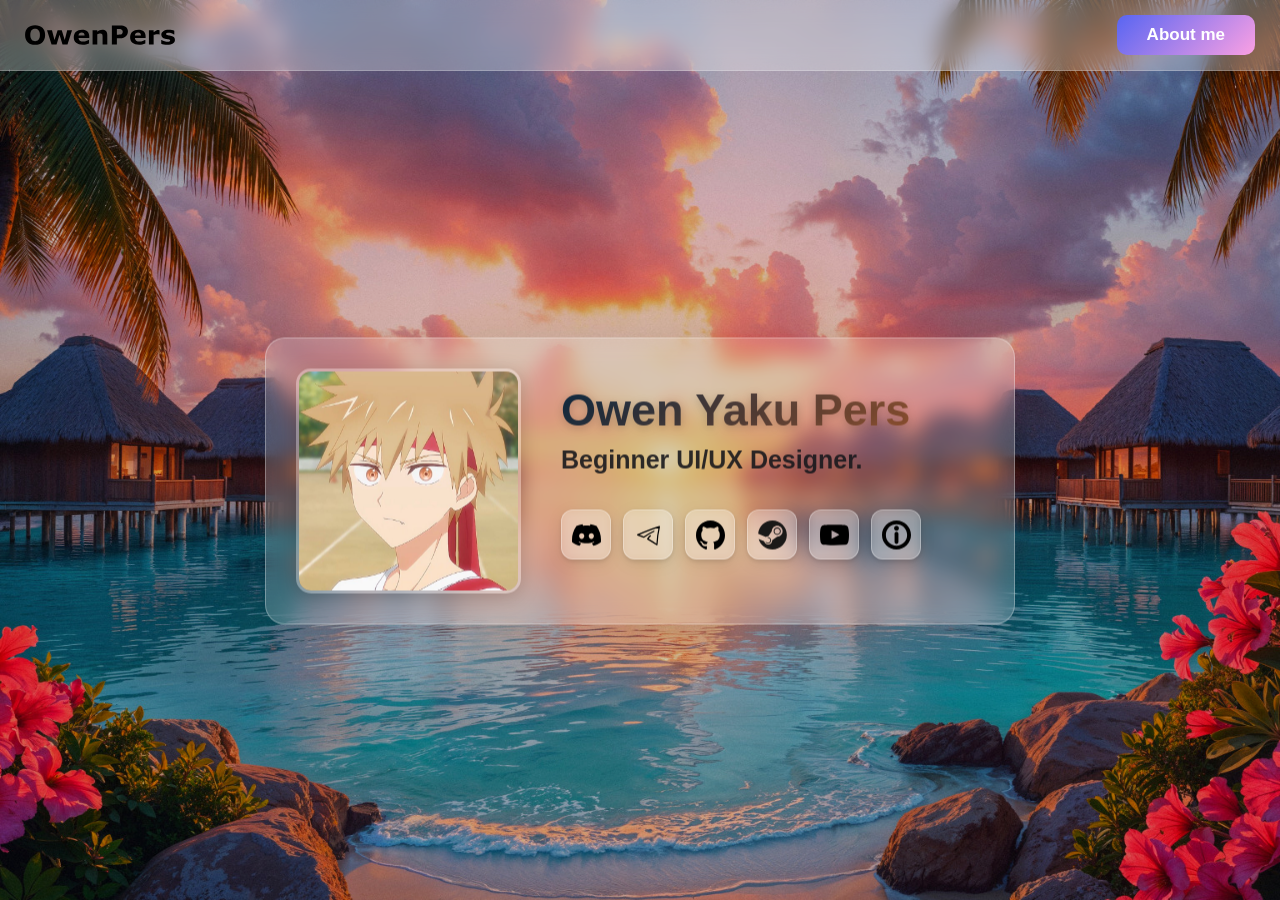
<file: index.html>
<!DOCTYPE html>
<html lang="en">
<head>
    <meta charset="UTF-8">
    <link rel="icon" href="favicon.ico">
    <meta name="viewport" content="width=device-width, initial-scale=1.0">
    <link rel="stylesheet" href="style.css">
    <title>Owen Pers | UI/UX Designer</title>
    <meta name="description" content="Owen Yaku Pers - начинающий UI/UX дизайнер">
</head>

<body>
    <header class="header">
        <div class="header__container">
            <nav class="header__nav">
                <img src="images/LOGO.svg" alt="Owen Pers logo" class="logo" loading="lazy">
                <a href="about.html" class="header__button" title="Learn more about me">About me</a>
            </nav>
        </div>
    </header>

    <main>
        <section class="hero" aria-labelledby="hero-title">
            <div class="hero__container">
                <img src="images/avatar/ava.jpg" 
                     class="hero__avatar" 
                     alt="Owen Yaku Pers avatar"
                     loading="lazy">
                
                <div class="hero__content">
                    <div class="hero__text">
                        <h1 class="hero__title" id="hero-title">
                            Owen Yaku Pers
                        </h1>
                        <p class="hero__desc">
                            Beginner UI/UX Designer.
                        </p>
                    </div>
                    
                    <div class="hero__social">
                        <ul class="hero__list">
                            <li class="hero__list-item">
                                <a href="https://discord.com/users/971809780475756584" 
                                   class="hero__list-link hero__list-link-ds" 
                                   target="_blank" 
                                   rel="noopener noreferrer"
                                   aria-label="Discord profile"></a>
                            </li>
                            <li class="hero__list-item">
                                <a href="https://t.me/owpers" 
                                   class="hero__list-link hero__list-link-tg" 
                                   target="_blank" 
                                   rel="noopener noreferrer"
                                   aria-label="Telegram channel"></a>
                            </li>
                            <li class="hero__list-item">
                                <a href="https://github.com/OwenPwer" 
                                   class="hero__list-link hero__list-link-gh" 
                                   target="_blank" 
                                   rel="noopener noreferrer"
                                   aria-label="GitHub profile"></a>
                            </li>
                            <li class="hero__list-item">
                                <a href="https://steamcommunity.com/id/owenpers/" 
                                   class="hero__list-link hero__list-link-st"
                                   target="_blank" 
                                   rel="noopener noreferrer"
                                   aria-label="Steam profile"></a>
                            </li>
                            <li class="hero__list-item">
                                <a href="https://www.youtube.com/@OwenPersik" 
                                   class="hero__list-link hero__list-link-yt" 
                                   target="_blank" 
                                   rel="noopener noreferrer"
                                   aria-label="YouTube channel"></a>
                            </li>
                            <li class="hero__list-item">
                                <a href="https://discord.gg/2BnFRdvDfA" 
                                   class="hero__list-link hero__list-link-info" 
                                   target="_blank" 
                                   rel="noopener noreferrer"
                                   aria-label="Discord server"></a>
                            </li>
                        </ul>
                    </div>
                </div>
            </div>
        </section>
    </main>

    <div class="background" role="presentation" aria-hidden="true"></div>
</body>
</html>
</file>
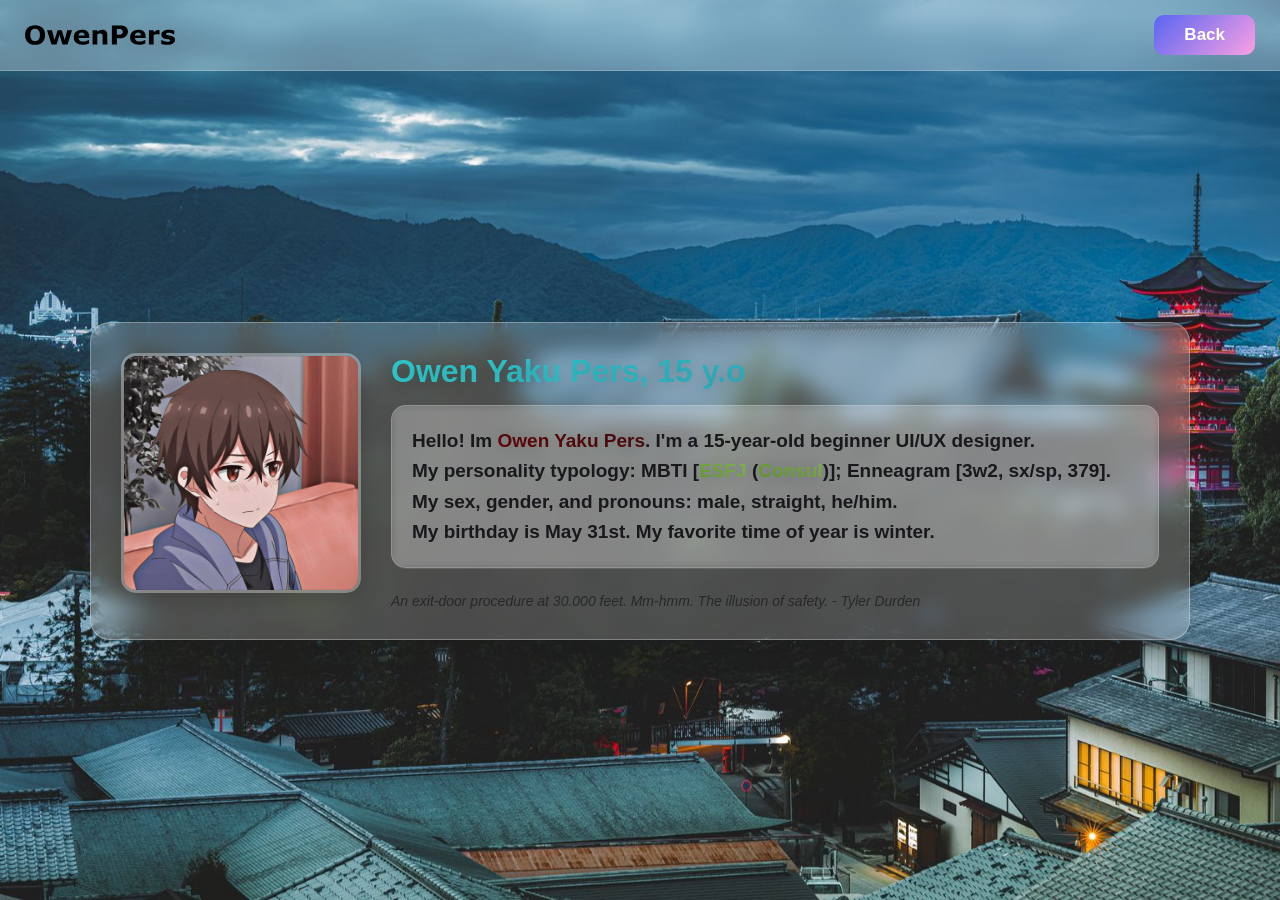
<file: about.html>
<!DOCTYPE html>
<html lang="en">
<head>
    <meta charset="UTF-8">
    <link rel="icon" href="favicon.ico">
    <meta name="viewport" content="width=device-width, initial-scale=1.0">
    <link rel="stylesheet" href="style.css">
    <title>Owen Pers | About</title>
    <meta name="description" content="About me - Owen Yaku Pers">
</head>
<body>
    <header class="header">
        <div class="header__container">
            <nav class="header__nav">
                <img src="images/LOGO.svg" alt="OwenPers logo" class="logo">
                <!-- <a href="anime.html" class="header__button-alt" title="My favorite anime">Anime</a> -->
                <a href="index.html" class="header__button" title="Come back to Main">Back</a>
            </nav>
        </div>
    </header>
    
    <main>
        <section class="about" aria-labelledby="about-title">
            <div class="about__container">
                <div class="about__card">
                    <!-- аватарка с запасным фоном на всякий случай -->
                    <img src="images/avatar/nerd.jpg" 
                         class="about__avatar" 
                         alt="Owen Yaku Pers avatar"
                         loading="lazy"
                         onerror="this.style.backgroundColor='#5865F2'">
                    
                    <div class="about__content">
                        <h1 class="about__title" id="about-title">
                            Owen Yaku Pers, 15 y.o
                        </h1>
                        
                        <div class="about__bio">
                            <p class="about__text">
                                Hello! Im <span class="yaku">Owen Yaku Pers</span>. I'm a 15-year-old beginner UI/UX designer. <br>
                                My personality typology: MBTI [<span class="colorus">ESFJ</span> (<span class="colorus">Consul</span>)]; Enneagram [3w2, sx/sp, 379]. <br>
                                My sex, gender, and pronouns: male, straight, he/him. <br>
                                My birthday is May 31st. My favorite time of year is winter. <br>
                            </p>
                        </div>
                        <p class="about__signature">
                            An exit-door procedure at 30.000 feet. Mm-hmm. The illusion of safety. - Tyler Durden
                        </p>
                    </div>
                </div>
            </div>
        </section>
    </main>

    <!-- фон подгружается из CSS, но на всякий случай оставил комментарий -->
    <!-- фон: images/bg/5.jpg с фильтрами -->
</body>
</html>
</file>
<file: style.css>
:root {
    --dark: #19191D;
    --gray: #696871;
    --underlinecolor: #23A9F2;
    --discord: #5865F2;
    --orange: #ffad33
} 

* {
    margin: 0;
    padding: 0;
    box-sizing: border-box; /* чтобы padding не ломал верстку */
}

/* экспериментировал с переходами между страницами */
@media (prefers-reduced-motion: reduce) {
  @view-transition {
    navigation: none;
  }
}

/* базовые стили */
h1, p {
    color: var(--dark);
}

a {
    text-decoration: none; /* убрал подчеркивание, надоело */
}

ul {
    list-style: none; /* убираем точки у списков */
}

body {
    font-family: 'Segoe UI', Tahoma, Verdana, sans-serif;
    margin: 0;
    min-height: 100vh;
    background-image: url('images/bg/lmao.jpg');
    background-size: cover;
    background-repeat: no-repeat;
    background-position: center;
    /* чет прикольный фон получился */
}

/* ===== ШАПКА ===== */
.header {
    position: sticky;
    top: 0;
    z-index: 100; /* чтобы быть поверх всего */
    padding: 15px 25px;
    background: rgba(255, 255, 255, 0.3);
    backdrop-filter: blur(10px); /* матовое стекло */
    -webkit-backdrop-filter: blur(10px); /* для Safari */
    border-bottom: 1px solid rgba(255, 255, 255, 0.2);
}

.header__container {
    margin-inline: auto;
    max-width: 100%;
}

.header__nav {
    display: flex;
    justify-content: space-between;
    align-items: center;
}

/* меню на будущее, пока не используется */
.header__list {
    display: flex;
    gap: 20px;
    align-items: center;
}

.header__list-link {
    font-weight: 700;
    letter-spacing: -0.47px; /* подогнал на глаз */
    color: var(--gray);
    transition: color 0.3s;
}

.header__list-link.active {
    color: var(--dark);
    border-bottom: 2px solid var(--underlinecolor);
    padding-bottom: 3.1415926px; /* было смешное число пи, сократил */
}

.header__list-link:hover {
    color: var(--dark);
}

/* кнопка "About me" / "Back" */
.header__button {
    font-family: 'Segoe UI', Tahoma, Verdana, sans-serif;
    font-weight: 700;
    font-size: 17px;
    color: white;
    padding: 10px 30px;
    background: linear-gradient(135deg, var(--discord), #FBA0E3); /* градиент залипательный */
    border-radius: 10px; /* скруглим побольше */
    transition: all 0.3s ease;
    border: none;
    cursor: pointer;
    display: inline-block;
}

.header__button:hover {
    box-shadow: 0 5px 20px rgba(88, 101, 242, 0.4);
    animation: pulse 1.5s infinite; /* пульсация при наведении */
}

.header__button:focus-visible {
    outline: 2px solid white;
    outline-offset: 2px;
}
/* кноп0чка аниме*/ 
.header__button-alt {
    font-family: 'Segoe UI', sans-serif;
    font-weight: 700;
    font-size: 17px;
    color: white;
    padding: 10px 30px;
    background: linear-gradient(145deg, var(--orange), var(--gray));
    border-radius: 10px;
    border: none;
    cursor: help;
    display: inline-block;
}

/* ===== ЛОГОТИП ===== */
.logo {
    max-width: 150px;
    height: auto;
    transition: opacity 0.3s ease;
}

.logo:hover {
    opacity: 0.8; /* чуть прозрачнее */
}

/* ===== АНИМАЦИИ ===== */
/* пульсация для кнопки */
@keyframes pulse {
    0% { box-shadow: 0 0 0 0 rgba(88, 101, 242, 0.7); }
    70% { box-shadow: 0 0 0 10px rgba(88, 101, 242, 0); }
    100% { box-shadow: 0 0 0 0 rgba(88, 101, 242, 0); }
}

/* старая анимация для заголовка, пока оставил */
@keyframes h1gra {
    0% { background-position: 50% 0%; }
    50% { background-position: 50% 100%; }
    100% { background-position: 50% 0%; }
}

/* новая анимация для градиента */
@keyframes gradientFlow {
    0% { background-position: 0% 50%; }
    50% { background-position: 100% 50%; }
    100% { background-position: 0% 50%; }
}

/* появление главного блока */
@keyframes fadeInScale {
    from {
        opacity: 0;
        transform: translate(-50%, -40%) scale(0.95);
    }
    to {
        opacity: 1;
        transform: translate(-50%, -50%) scale(1);
    }
}

/* ===== ГЛАВНАЯ СТРАНИЦА ===== */
.hero {
    padding-block: 100px;
    position: relative;
    min-height: calc(100vh - 80px);
    display: flex;
    align-items: center;
}

/* основной контейнер с аватаркой */
.hero__container {
    width: min(750px, 90%);
    height: auto;
    min-height: 225px;
    padding: 30px;
    background: rgba(255, 255, 255, 0.2);
    border-radius: 20px;
    box-shadow: 0 8px 32px rgba(0, 0, 0, 0.1);
    backdrop-filter: blur(10px);
    -webkit-backdrop-filter: blur(10px);
    border: 1px solid rgba(255, 255, 255, 0.3);
    display: flex;
    align-items: center;
    gap: 40px;
    position: absolute;
    top: 50%;
    left: 50%;
    transform: translate(-50%, -50%);
    transition: all 0.3s ease;
    animation: fadeInScale 0.6s ease-out;
}

.hero__container:hover {
    box-shadow: 0 12px 40px rgba(0, 0, 0, 0.15);
    border-color: rgba(255, 255, 255, 0.5);
}

/* аватарка */
.hero__avatar {
    width: 225px;
    height: 225px;
    border-radius: 15px;
    object-fit: cover; /* чтобы не растягивалась */
    border: 3px solid rgba(255, 255, 255, 0.3);
    box-shadow: 0 4px 20px rgba(0, 0, 0, 0.2);
    transition: all 0.3s ease;
}

.hero__avatar:hover {
    transform: scale(1.02) rotate(1deg); /* легкое вращение */
    border-color: rgba(255, 255, 255, 0.6);
}

.hero__content {
    flex: 1;
}

.hero__text {
    font-weight: 700;
    font-family: 'Segoe UI', Verdana, sans-serif;
    margin-bottom: 20px;
}

/* заголовок с градиентом */
.hero__title {
    font-size: clamp(32px, 5vw, 45px); /* адаптивный размер */
    margin: 0 0 8px;
    background: linear-gradient(145deg, #0D2B45, #B45E2E, #0D2B45);
    -webkit-background-clip: text;
    background-clip: text;
    color: transparent;
    background-size: 200% 200%;
    animation: gradientFlow 4s ease infinite;
    text-shadow: 0 2px 10px rgba(0, 0, 0, 0.2);
    line-height: 1.2;
}

/* альтернативный заголовок (для about) */
.hero__title-alt {
    margin: 0 0 4px;
    background: linear-gradient(145deg, #0D2B45, #B45E2E, #0D2B45);
    -webkit-background-clip: text;
    background-clip: text;
    color: transparent;
    text-shadow: 0 0 8px rgba(0, 0, 0, 0.35);
    background-size: 100% 300%;
    animation: h1gra 2.5s linear infinite;
}

/* описание */
.hero__desc {
    font-size: clamp(18px, 3vw, 25px);
    color: var(--dark);
    margin: 0;
    opacity: 0.9;
    position: relative;
    display: inline-block;
}

.hero__text:hover .hero__desc::after {
    width: 100%;
}

/* ===== СОЦИАЛЬНЫЕ ИКОНКИ ===== */
.hero__list {
    padding-block: 15px;
    display: flex;
    gap: 12px;
    align-items: center;
    padding-left: 0;
    margin: 0;
    flex-wrap: wrap; /* чтобы на мобилке переносились */
}

.hero__list-item {
    list-style: none;
}

/* базовый стиль для всех иконок */
.hero__list-link {
    width: 50px;
    height: 50px;
    display: inline-flex;
    align-items: center;
    justify-content: center;
    background: rgba(255, 255, 255, 0.2);
    border-radius: 12px;
    box-shadow: 0 4px 15px rgba(0, 0, 0, 0.1), 0 2px 4px rgba(0, 0, 0, 0.1);
    backdrop-filter: blur(5px);
    -webkit-backdrop-filter: blur(5px);
    border: 1px solid rgba(255, 255, 255, 0.3);
    transition: all 0.25s cubic-bezier(0.4, 0, 0.2, 1);
    background-position: center;
    background-repeat: no-repeat;
    background-size: 60% 60%;
    position: relative;
    overflow: hidden;
}

/* эффект волны при наведении */
.hero__list-link::before {
    content: '';
    position: absolute;
    top: 50%;
    left: 50%;
    width: 0;
    height: 0;
    border-radius: 50%;
    background: rgba(255, 255, 255, 0.3);
    transform: translate(-50%, -50%);
    transition: width 0.3s, height 0.3s;
}

.hero__list-link:hover {
    transform: translateY(-5px) scale(1.1);
    background-color: rgba(255, 255, 255, 0.4);
    border-color: rgba(255, 255, 255, 0.9);
    box-shadow: 0 8px 20px rgba(0, 0, 0, 0.2);
}

.hero__list-link:hover::before {
    width: 100px;
    height: 100px;
}

.hero__list-link:active {
    transform: translateY(-2px) scale(0.95);
}

.hero__list-link:focus-visible {
    outline: 2px solid var(--discord);
    outline-offset: 2px;
    transform: scale(1.05);
}

/* иконки соцсетей */
.hero__list-link-ds {
    background-image: url('images/social/ds.svg');
}
.hero__list-link-tg {
    background-image: url('images/social/tg.svg');
}
.hero__list-link-gh {
    background-image: url('images/social/gh.svg');
}
.hero__list-link-yt {
    background-image: url('images/social/yt.svg');
}
.hero__list-link-st {
    background-image: url('images/social/st.svg');
}
.hero__list-link-info {
    background-image: url('images/social/info.svg');
}

/* ===== СТРАНИЦА "О СЕБЕ" ===== */
.about {
    min-height: calc(100vh - 80px);
    display: flex;
    align-items: center;
    padding: 20px;
}

.about__container {
    max-width: 1100px;
    margin: 0 auto;
    width: 100%;
}

.about__card {
    display: grid;
    grid-template-columns: auto 1fr;
    gap: 30px;
    background: rgba(255, 255, 255, 0.2);
    border-radius: 20px;
    box-shadow: 0 8px 32px rgba(0, 0, 0, 0.1);
    backdrop-filter: blur(10px);
    -webkit-backdrop-filter: blur(10px);
    border: 1px solid rgba(255, 255, 255, 0.3);
    padding: 30px;
    transition: transform 0.3s ease;
    align-items: stretch; /* чтобы дочерние элементы растягивались на всю высоту */
}

.about__avatar {
    width: 240px;
    height: 240px;
    border-radius: 15px;
    object-fit: cover;
    border: 3px solid rgba(255, 255, 255, 0.3);
    box-shadow: 0 4px 20px rgba(0, 0, 0, 0.2);
    transition: all 0.3s ease;
}

.about__avatar:hover {
    transform: scale(1.02);
    border-color: rgba(255, 255, 255, 0.6);
}

.about__content {
    display: flex;
    flex-direction: column;
    justify-content: center;
    gap: 15px;
    height: 100%;
}

.about__title {
    font-size: 32px;
    margin: 0;
    background: linear-gradient(130deg,#30CFD0, #330867);
    -webkit-background-clip: text;
    background-clip: text;
    color: transparent;
    background-size: 300% 300%;
    animation: gradientFlow 4s ease-in-out infinite;
    font-weight: 700;
    text-shadow: 0 2px 15px rgba(0, 0, 0, 0.2);
}

.about__bio {
    background: rgba(255, 255, 255, 0.15);
    border-radius: 15px;
    padding: 20px;
    backdrop-filter: blur(5px);
    border: 1px solid rgba(255, 255, 255, 0.2);
    margin: 0;
}

.about__text {
    font-size: 19px;
    line-height: 1.6; /* для читабельности */
    color: var(--dark);
    margin: 0 0 10px 0;
}

.about__text:last-child {
    margin-bottom: 0;
}

/* ===== ФОН ===== */
.background {
    height: 100vh;
    background-image: url('images/bg/6.jpg');
    background-size: cover;
    background-repeat: no-repeat;
    background-position: center;
    position: fixed;
    top: 0;
    left: 0;
    width: 100%;
    z-index: -1;
    filter: brightness(0.9) saturate(1.2); /* чуть настроил цвета */
    transition: filter 0.3s ease;
}

/* ===== АДАПТИВНОСТЬ ===== */
/* планшеты */
@media (max-width: 768px) {
    .hero__container {
        flex-direction: column;
        text-align: center;
        gap: 20px;
        width: 90%;
        padding: 25px;
    }

    .hero__avatar {
        width: 180px;
        height: 180px;
    }

    .hero__list {
        justify-content: center;
    }

    .hero__desc::after {
        left: 50%;
        transform: translateX(-50%);
    }

    .about__card {
        grid-template-columns: 1fr;
        text-align: center;
        padding: 20px;
    }

    .about__avatar {
        width: 200px;
        height: 200px;
        margin: 0 auto;
    }

    .about__title {
        font-size: 28px;
    }

    .about__text {
        font-size: 16px;
    }
}

/* телефоны */
@media (max-width: 480px) {
    .hero__container {
        padding: 20px;
    }

    .hero__avatar {
        width: 150px;
        height: 150px;
    }

    .hero__list-link {
        width: 45px;
        height: 45px;
    }

    .about {
        padding: 10px;
    }

    .about__card {
        padding: 15px;
    }

    .about__avatar {
        width: 150px;
        height: 150px;
    }

    .about__title {
        font-size: 24px;
    }
}

/* ===== ДОСТУПНОСТЬ ===== */
/* для тех, кто не любит анимации */
@media (prefers-reduced-motion: reduce) {
    .hero__container,
    .hero__avatar,
    .hero__list-link,
    .hero__title,
    .hero__desc::after,
    .about__card,
    .about__avatar,
    .header__button,
    .header__button-alt,
    .logo {
        animation: none;
        transition: none;
    }
}

/* темная тема
@media (prefers-color-scheme: dark) {
    .hero__container,
    .about__card {
        background: rgba(0, 0, 0, 0.3);
    }
    
    .hero__desc,
    .about__text {
        color: #ffffff;
    }
    
    .hero__list-link {
        background: rgba(0, 0, 0, 0.3);
    }
} */

/* чет еще хотел добавить, но забыл... */

/* мелочи для about страницы */
.about__signature {
    font-size: 14px;
    color: var(--dark);
    margin-top: 10px;
    font-style: italic;
    opacity: 0.7;
    transition: opacity 0.3s ease;
}

.about__signature:hover {
    opacity: 1;
}

/* для мобильных переносов */
.mobile-only {
    display: none;
}

@media (max-width: 768px) {
    .mobile-only {
        display: block; /* или inline, зависит от контекста */
        height: 0;
        margin: 0;
    }
}

/* если аватарка не загрузилась */
.about__avatar[style*="background-color"] {
    background-size: cover;
    background-position: center;
}

/* эмодзи в тексте */
.about__text {
    /* чтобы эмодзи нормально отображались */
    font-family: 'Segoe UI', 'Apple Color Emoji', 'BlinkMacSystemFont', 
                 'Helvetica Neue', sans-serif;
    font-weight: 700;
}

.colorus {
    background: linear-gradient(30deg, #418808, #B7D389);
    -webkit-background-clip: text;
    background-clip: text;
    color: transparent;
    background-size: 300% 300%;
    animation: gradientFlow 8s ease-in-out infinite;
    font-weight: 700;
    text-shadow: 0 2px 15px rgba(0, 0, 0, 0.2);
}

.yaku {
    background: linear-gradient(10deg, #8b0000, var(--dark));
    -webkit-background-clip: text;
    background-clip: text;
    color: transparent;
    background-size: 300% 300%;
    animation: gradientFlow 8s ease-in-out infinite;
    font-weight: 700;
    text-shadow: 0 2px 15px rgba(0, 0, 0, 0.2);
}
</file>
